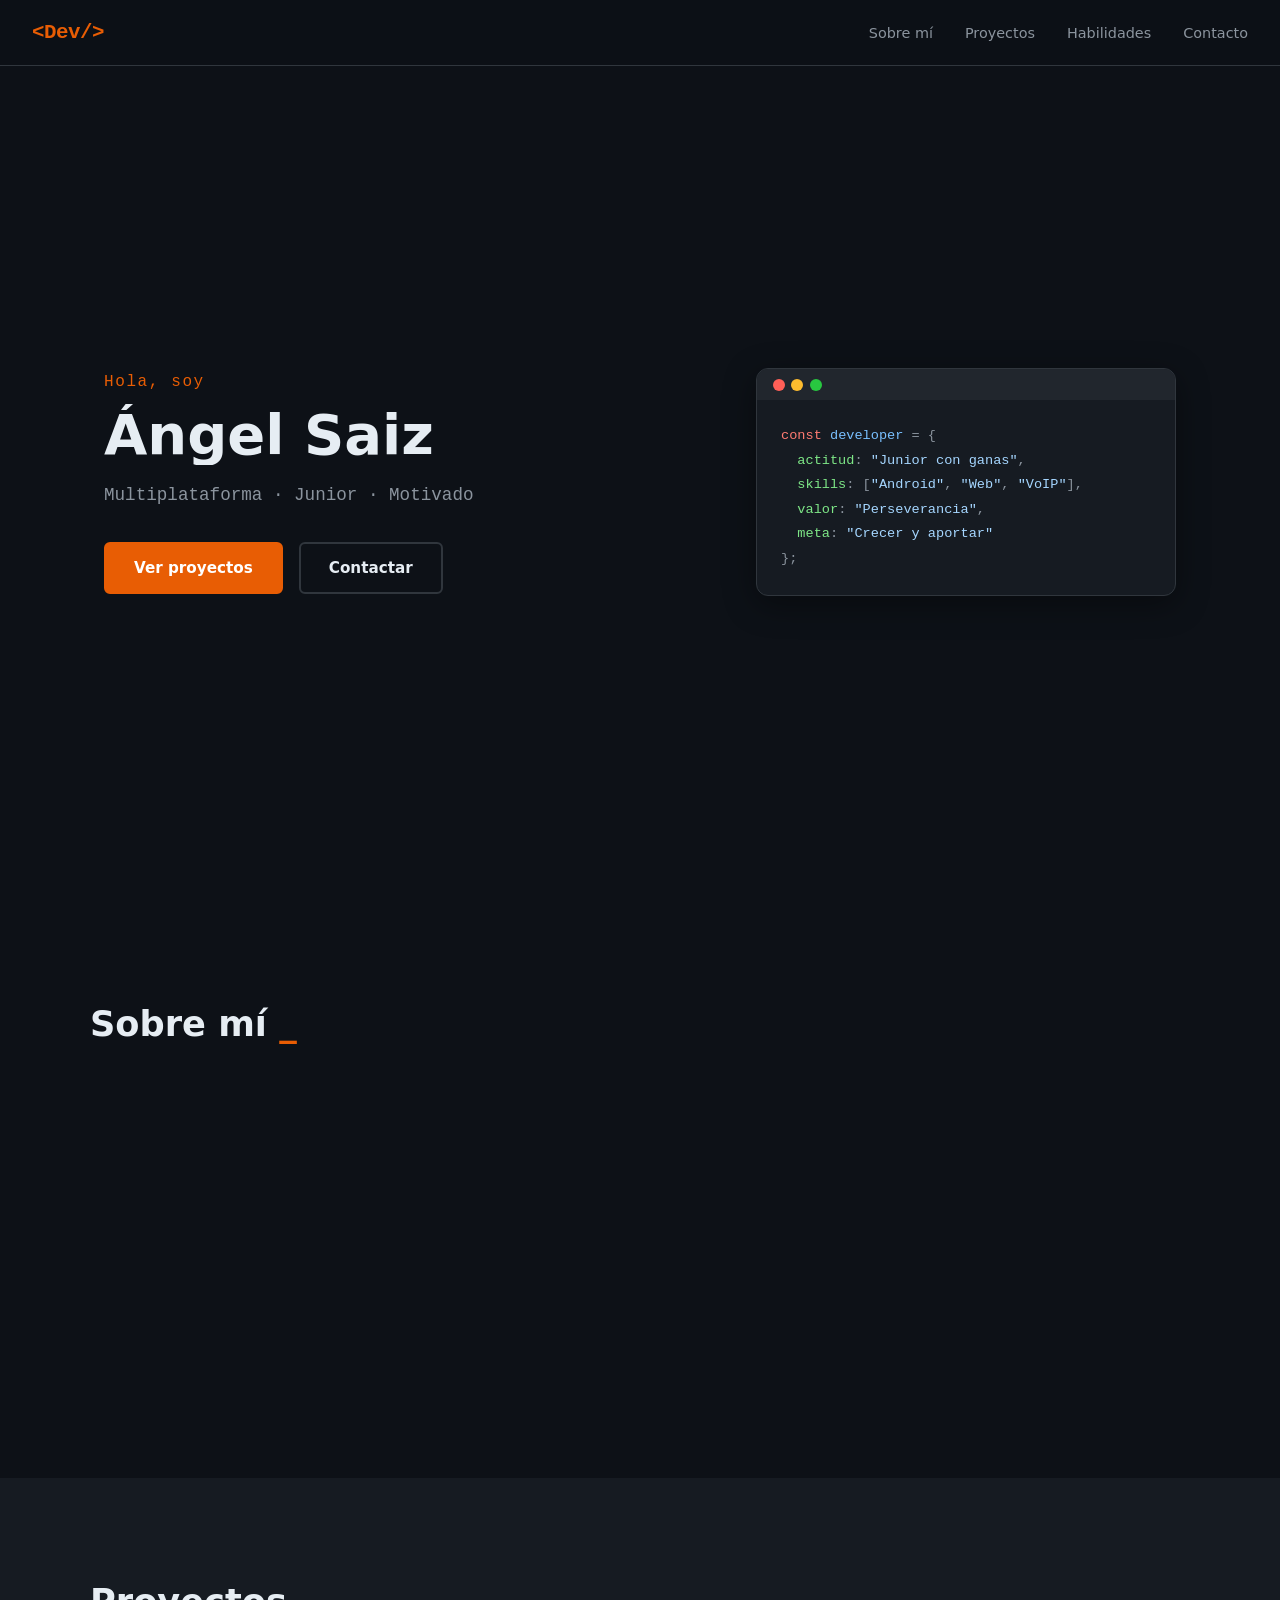
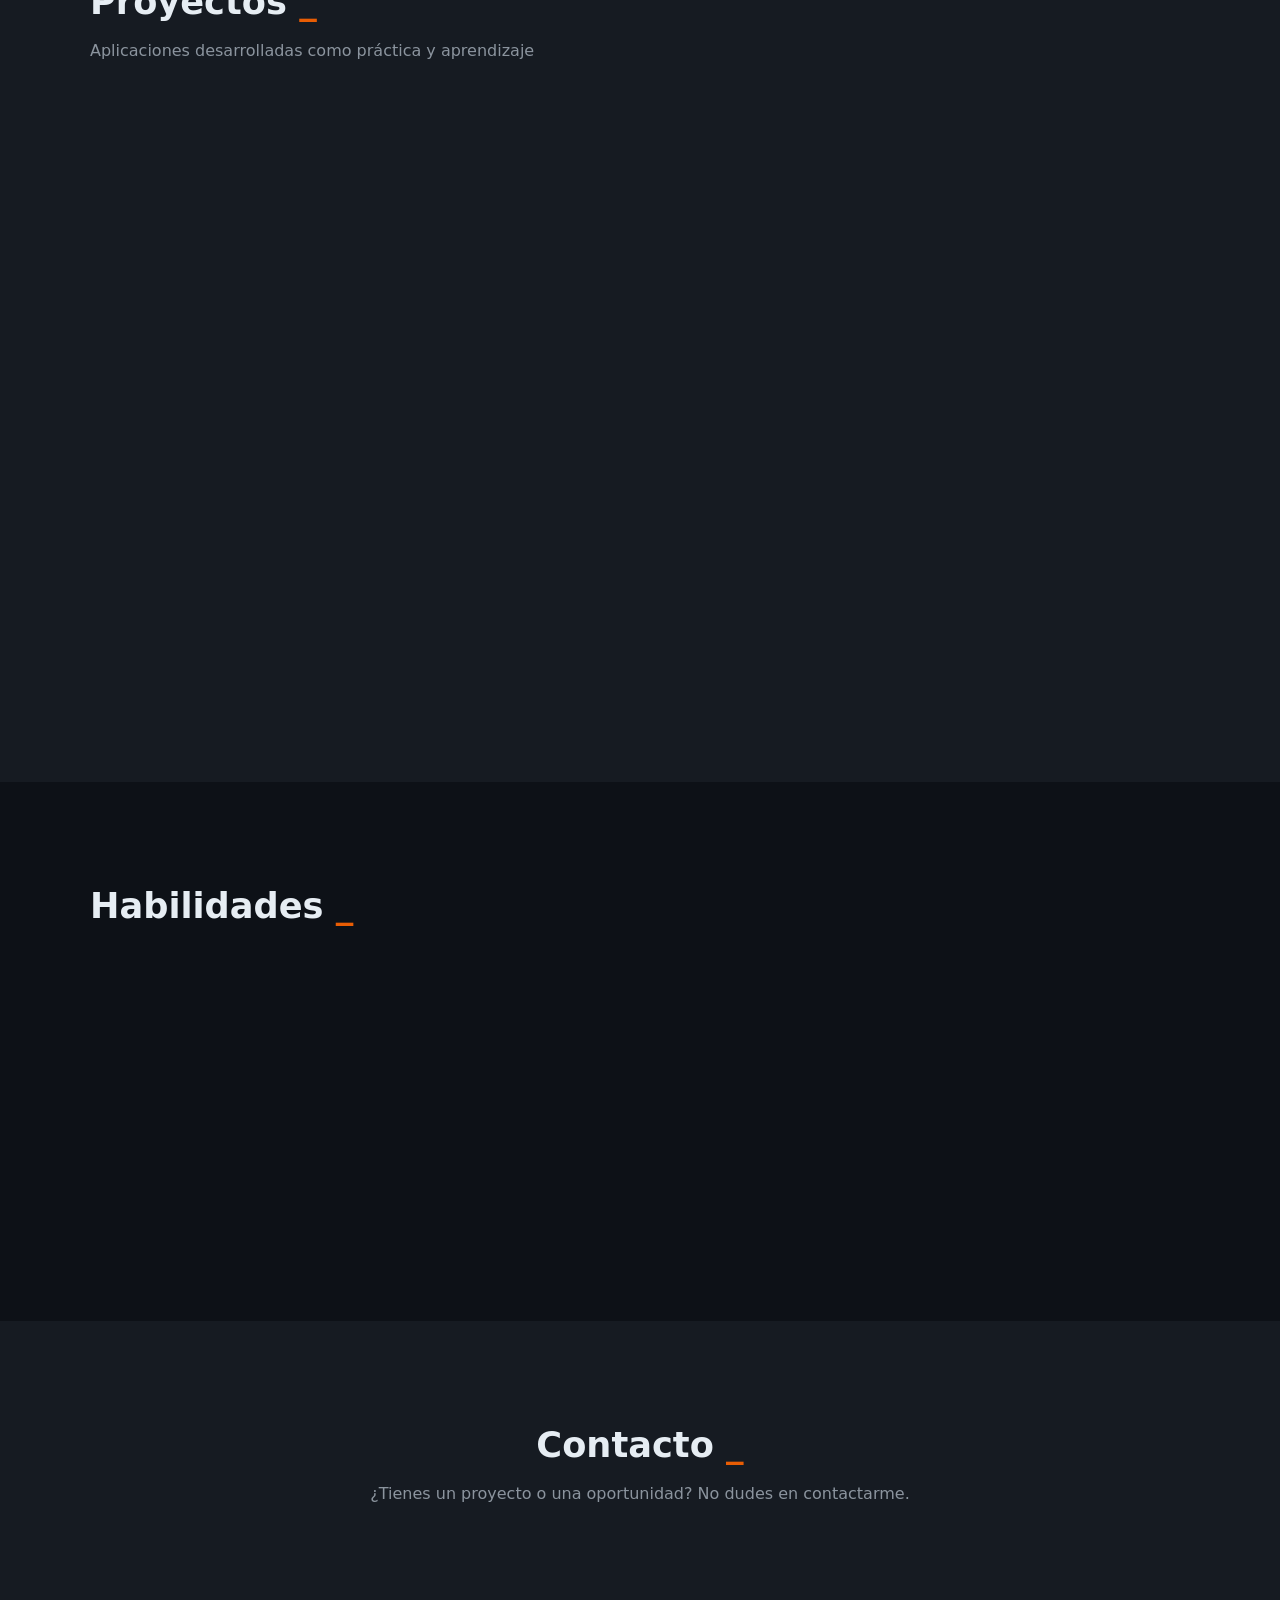
<file: index.html>
<!DOCTYPE html>
<html lang="es">
<head>
  <meta charset="UTF-8" />
  <meta name="viewport" content="width=device-width, initial-scale=1.0" />
  <meta http-equiv="X-UA-Compatible" content="IE=edge" />
  <meta name="description" content="Portfolio de Ángel Saiz — Desarrollador de aplicaciones multiplataforma junior especializado en Android, desarrollo web y VoIP." />
  <meta name="referrer" content="strict-origin-when-cross-origin" />
  <meta property="og:title" content="Portfolio — Ángel Saiz" />
  <meta property="og:description" content="Desarrollador multiplataforma junior. Proyectos de desarrollo web full stack, Android y gestión de centralitas VoIP." />
  <meta property="og:image" content="images/yo.jpg" />
  <meta property="og:type" content="website" />
  <meta http-equiv="Content-Security-Policy" content="default-src 'self'; script-src 'self'; style-src 'self'; img-src 'self' data:; font-src 'self'; base-uri 'self'; object-src 'none'; upgrade-insecure-requests;" />
  <link rel="icon" type="image/svg+xml" href="favicon.svg" />
  <title>Portfolio — Ángel Saiz</title>
  <link rel="stylesheet" href="style.css" />
  <link rel="stylesheet" href="project.css" />
</head>
<body>

  <!-- NAV -->
  <nav class="navbar">
    <div class="nav-logo">&#60;Dev/&#62;</div>
    <ul class="nav-links">
      <li><a href="#sobre-mi">Sobre mí</a></li>
      <li><a href="#proyectos">Proyectos</a></li>
      <li><a href="#habilidades">Habilidades</a></li>
      <li><a href="#contacto">Contacto</a></li>
    </ul>
    <button class="nav-toggle" id="nav-toggle" aria-label="Menú">&#9776;</button>
  </nav>

  <!-- HERO -->
  <section class="hero" id="inicio">
    <div class="hero-content">
      <span class="hero-greeting">Hola, soy</span>
      <h1 class="hero-name">Ángel Saiz</h1>
      <p class="hero-tag">Multiplataforma · Junior · Motivado</p>
      <div class="hero-cta">
        <a href="#proyectos" class="btn btn-primary">Ver proyectos</a>
        <a href="#contacto" class="btn btn-outline">Contactar</a>
      </div>
    </div>
    <div class="hero-visual">
      <div class="code-card">
        <div class="code-bar">
          <span class="dot red"></span>
          <span class="dot yellow"></span>
          <span class="dot green"></span>
        </div>
        <pre class="code-body"><span class="c-keyword">const</span> <span class="c-var">developer</span> = {
  <span class="c-key">actitud</span>: <span class="c-str">"Junior con ganas"</span>,
  <span class="c-key">skills</span>: [<span class="c-str">"Android"</span>, <span class="c-str">"Web"</span>, <span class="c-str">"VoIP"</span>],
  <span class="c-key">valor</span>: <span class="c-str">"Perseverancia"</span>,
  <span class="c-key">meta</span>: <span class="c-str">"Crecer y aportar"</span>
};</pre>
      </div>
    </div>
  </section>

  <!-- SOBRE MÍ -->
  <section class="section" id="sobre-mi">
    <div class="container">
      <h2 class="section-title">Sobre mí <span class="accent">_</span></h2>
      <div class="about-grid">
        <div class="about-avatar">
          <img src="images/yo.jpg" alt="Ángel Saiz" class="avatar-img" />
        </div>
        <div class="about-text">
          <p>
            Soy un <strong>desarrollador de aplicaciones multiplataforma junior</strong> con gran motivación y
            capacidad de aprendizaje. Aunque cuento con poca experiencia, destaco por mi
            perseverancia, compromiso y facilidad para trabajar en equipo.
          </p>
          <p>
            He participado en proyectos de <strong>desarrollo Android</strong> y <strong>creación de páginas web</strong>,
            además de contar con conocimientos en <strong>gestión de centralitas virtuales</strong>,
            <strong>configuración de teléfonos VoIP</strong> y <strong>mantenimiento de equipos informáticos</strong>.
          </p>
          <p>
            Busco seguir creciendo profesionalmente, aportar soluciones tecnológicas eficientes
            y enfrentar nuevos desafíos que impulsen mi desarrollo.
          </p>
          <div class="about-badges">
            <span class="badge">
              <svg width="14" height="14" viewBox="0 0 24 24" fill="none" stroke="currentColor" stroke-width="2" stroke-linecap="round" stroke-linejoin="round" aria-hidden="true"><rect x="5" y="2" width="14" height="20" rx="2"/><line x1="12" y1="18" x2="12.01" y2="18"/></svg>
              Android
            </span>
            <span class="badge">
              <svg width="14" height="14" viewBox="0 0 24 24" fill="none" stroke="currentColor" stroke-width="2" stroke-linecap="round" stroke-linejoin="round" aria-hidden="true"><circle cx="12" cy="12" r="10"/><line x1="2" y1="12" x2="22" y2="12"/><path d="M12 2a15.3 15.3 0 0 1 4 10 15.3 15.3 0 0 1-4 10 15.3 15.3 0 0 1-4-10 15.3 15.3 0 0 1 4-10z"/></svg>
              Desarrollo Web
            </span>
            <span class="badge">
              <svg width="14" height="14" viewBox="0 0 24 24" fill="none" stroke="currentColor" stroke-width="2" stroke-linecap="round" stroke-linejoin="round" aria-hidden="true"><path d="M22 16.92v3a2 2 0 0 1-2.18 2 19.79 19.79 0 0 1-8.63-3.07A19.5 19.5 0 0 1 4.36 12a19.79 19.79 0 0 1-3.07-8.67A2 2 0 0 1 3.11 2h3a2 2 0 0 1 2 1.72c.127.96.361 1.903.7 2.81a2 2 0 0 1-.45 2.11L7.09 9.91a16 16 0 0 0 6 6l1.27-1.27a2 2 0 0 1 2.11-.45c.907.339 1.85.573 2.81.7A2 2 0 0 1 21 16.92z"/></svg>
              VoIP
            </span>
          </div>
        </div>
      </div>
    </div>
  </section>

  <!-- PROYECTOS -->
  <section class="section section-dark" id="proyectos">
    <div class="container">
      <h2 class="section-title">Proyectos <span class="accent">_</span></h2>
      <p class="section-sub">Aplicaciones desarrolladas como práctica y aprendizaje</p>

      <div class="projects-grid">

        <!-- FITFLOW -->
        <a class="project-card" href="fitflow.html">
          <div class="project-img-wrap">
            <img
              src="images/fitflow.png"
              alt="Captura de FitFlow"
              class="project-img"
              data-fallback="true"
              loading="lazy"
              decoding="async"
            />
            <div class="project-img-placeholder img-placeholder-hidden">
              <span>💪</span>
              <small>Añade una captura en<br>images/fitflow.png</small>
            </div>
          </div>
          <div class="project-body">
            <div class="project-header">
              <h3 class="project-title">FitFlow</h3>
              <span class="project-tag">App Web</span>
            </div>
            <p class="project-desc">
              Aplicación web de gestión de rutinas de fitness. Permite crear y organizar
              rutinas de entrenamiento, registrar el historial de pesos por ejercicio y
              visualizar el progreso mediante gráficos.
            </p>
            <div class="project-stack">
              <span class="stack-chip">Node.js</span>
              <span class="stack-chip">Express</span>
              <span class="stack-chip">MongoDB</span>
              <span class="stack-chip">Vanilla JS</span>
              <span class="stack-chip">Chart.js</span>
            </div>
            <div class="project-features">
              <ul>
                <li><svg width="14" height="14" viewBox="0 0 24 24" fill="none" stroke="currentColor" stroke-width="2.5" stroke-linecap="round" stroke-linejoin="round" aria-hidden="true"><polyline points="20 6 9 17 4 12"/></svg> Autenticación JWT</li>
                <li><svg width="14" height="14" viewBox="0 0 24 24" fill="none" stroke="currentColor" stroke-width="2.5" stroke-linecap="round" stroke-linejoin="round" aria-hidden="true"><polyline points="20 6 9 17 4 12"/></svg> CRUD de rutinas y ejercicios</li>
                <li><svg width="14" height="14" viewBox="0 0 24 24" fill="none" stroke="currentColor" stroke-width="2.5" stroke-linecap="round" stroke-linejoin="round" aria-hidden="true"><polyline points="20 6 9 17 4 12"/></svg> Calendario semanal de entrenamientos</li>
                <li><svg width="14" height="14" viewBox="0 0 24 24" fill="none" stroke="currentColor" stroke-width="2.5" stroke-linecap="round" stroke-linejoin="round" aria-hidden="true"><polyline points="20 6 9 17 4 12"/></svg> Historial y gráficos de progreso</li>
              </ul>
            </div>
          </div>
        </a>

        <!-- SUDOKU -->
        <a class="project-card" href="sudoku.html">
          <div class="project-img-wrap">
            <img
              src="images/sudoku.png"
              alt="Captura de Sudoku"
              class="project-img"
              data-fallback="true"
              loading="lazy"
              decoding="async"
            />
            <div class="project-img-placeholder img-placeholder-hidden">
              <span>🧩</span>
              <small>Añade una captura en<br>images/sudoku.png</small>
            </div>
          </div>
          <div class="project-body">
            <div class="project-header">
              <h3 class="project-title">Sudoku</h3>
              <span class="project-tag">App Web</span>
            </div>
            <p class="project-desc">
              Aplicación web de Sudoku con generación automática de puzzles mediante
              backtracking, tres niveles de dificultad, temporizador con récord y
              modo apunte que calcula los candidatos de cada celda en tiempo real.
            </p>
            <div class="project-stack">
              <span class="stack-chip">Python</span>
              <span class="stack-chip">Flask</span>
              <span class="stack-chip">HTML / CSS</span>
              <span class="stack-chip">Vanilla JS</span>
            </div>
            <div class="project-features">
              <ul>
                <li><svg width="14" height="14" viewBox="0 0 24 24" fill="none" stroke="currentColor" stroke-width="2.5" stroke-linecap="round" stroke-linejoin="round" aria-hidden="true"><polyline points="20 6 9 17 4 12"/></svg> Generación con algoritmo backtracking</li>
                <li><svg width="14" height="14" viewBox="0 0 24 24" fill="none" stroke="currentColor" stroke-width="2.5" stroke-linecap="round" stroke-linejoin="round" aria-hidden="true"><polyline points="20 6 9 17 4 12"/></svg> Temporizador y récord personal</li>
                <li><svg width="14" height="14" viewBox="0 0 24 24" fill="none" stroke="currentColor" stroke-width="2.5" stroke-linecap="round" stroke-linejoin="round" aria-hidden="true"><polyline points="20 6 9 17 4 12"/></svg> Modo apunte con candidatos automáticos</li>
                <li><svg width="14" height="14" viewBox="0 0 24 24" fill="none" stroke="currentColor" stroke-width="2.5" stroke-linecap="round" stroke-linejoin="round" aria-hidden="true"><polyline points="20 6 9 17 4 12"/></svg> Temas: modo oscuro y 5 paletas de color</li>
              </ul>
            </div>
          </div>
        </a>

      </div>
    </div>
  </section>

  <!-- HABILIDADES -->
  <section class="section" id="habilidades">
    <div class="container">
      <h2 class="section-title">Habilidades <span class="accent">_</span></h2>
      <div class="skills-grid">

        <div class="skill-group">
          <h4 class="skill-group-title">
            <svg width="18" height="18" viewBox="0 0 24 24" fill="none" stroke="currentColor" stroke-width="2" stroke-linecap="round" stroke-linejoin="round" aria-hidden="true"><rect x="2" y="3" width="20" height="14" rx="2"/><line x1="8" y1="21" x2="16" y2="21"/><line x1="12" y1="17" x2="12" y2="21"/></svg>
            Desarrollo Web
          </h4>
          <div class="skill-pills">
            <span class="pill">HTML / CSS</span>
            <span class="pill">JavaScript</span>
            <span class="pill">Python</span>
            <span class="pill">Flask</span>
            <span class="pill">Node.js</span>
            <span class="pill">Express</span>
            <span class="pill">Next.js</span>
            <span class="pill">TypeScript</span>
            <span class="pill">MongoDB</span>
          </div>
        </div>

        <div class="skill-group">
          <h4 class="skill-group-title">
            <svg width="18" height="18" viewBox="0 0 24 24" fill="none" stroke="currentColor" stroke-width="2" stroke-linecap="round" stroke-linejoin="round" aria-hidden="true"><rect x="5" y="2" width="14" height="20" rx="2"/><line x1="12" y1="18" x2="12.01" y2="18"/></svg>
            Desarrollo Móvil
          </h4>
          <div class="skill-pills">
            <span class="pill">Android Studio</span>
            <span class="pill">Java / Kotlin</span>
          </div>
        </div>

        <div class="skill-group">
          <h4 class="skill-group-title">
            <svg width="18" height="18" viewBox="0 0 24 24" fill="none" stroke="currentColor" stroke-width="2" stroke-linecap="round" stroke-linejoin="round" aria-hidden="true"><path d="M22 16.92v3a2 2 0 0 1-2.18 2 19.79 19.79 0 0 1-8.63-3.07A19.5 19.5 0 0 1 4.36 12a19.79 19.79 0 0 1-3.07-8.67A2 2 0 0 1 3.11 2h3a2 2 0 0 1 2 1.72c.127.96.361 1.903.7 2.81a2 2 0 0 1-.45 2.11L7.09 9.91a16 16 0 0 0 6 6l1.27-1.27a2 2 0 0 1 2.11-.45c.907.339 1.85.573 2.81.7A2 2 0 0 1 21 16.92z"/></svg>
            Telecomunicaciones
          </h4>
          <div class="skill-pills">
            <span class="pill">Centralitas VoIP</span>
            <span class="pill">Configuración IP</span>
            <span class="pill">Soporte técnico</span>
          </div>
        </div>

        <div class="skill-group">
          <h4 class="skill-group-title">
            <svg width="18" height="18" viewBox="0 0 24 24" fill="none" stroke="currentColor" stroke-width="2" stroke-linecap="round" stroke-linejoin="round" aria-hidden="true"><path d="M14.7 6.3a1 1 0 0 0 0 1.4l1.6 1.6a1 1 0 0 0 1.4 0l3.77-3.77a6 6 0 0 1-7.94 7.94l-6.91 6.91a2.12 2.12 0 0 1-3-3l6.91-6.91a6 6 0 0 1 7.94-7.94l-3.76 3.76z"/></svg>
            Herramientas
          </h4>
          <div class="skill-pills">
            <span class="pill">Git / GitHub</span>
            <span class="pill">VS Code</span>
            <span class="pill">Linux</span>
            <span class="pill">Windows</span>
          </div>
        </div>

      </div>
    </div>
  </section>

  <!-- CONTACTO -->
  <section class="section section-dark" id="contacto">
    <div class="container contact-container">
      <h2 class="section-title">Contacto <span class="accent">_</span></h2>
      <p class="section-sub">¿Tienes un proyecto o una oportunidad? No dudes en contactarme.</p>
      <div class="contact-links">
        <a href="mailto:angelsaiz227@gmail.com" class="contact-btn">
          <span class="contact-icon">✉️</span> angelsaiz227@gmail.com
        </a>
        <a href="https://github.com/angelsg22" target="_blank" rel="noopener noreferrer" class="contact-btn">
          <span class="contact-icon">
            <svg width="20" height="20" viewBox="0 0 24 24" fill="currentColor"><path d="M12 0C5.37 0 0 5.37 0 12c0 5.3 3.438 9.8 8.205 11.385.6.113.82-.258.82-.577 0-.285-.01-1.04-.015-2.04-3.338.724-4.042-1.61-4.042-1.61C4.422 18.07 3.633 17.7 3.633 17.7c-1.087-.744.084-.729.084-.729 1.205.084 1.838 1.236 1.838 1.236 1.07 1.835 2.809 1.305 3.495.998.108-.776.417-1.305.76-1.605-2.665-.3-5.466-1.332-5.466-5.93 0-1.31.465-2.38 1.235-3.22-.135-.303-.54-1.523.105-3.176 0 0 1.005-.322 3.3 1.23.96-.267 1.98-.399 3-.405 1.02.006 2.04.138 3 .405 2.28-1.552 3.285-1.23 3.285-1.23.645 1.653.24 2.873.12 3.176.765.84 1.23 1.91 1.23 3.22 0 4.61-2.805 5.625-5.475 5.92.42.36.81 1.096.81 2.22 0 1.606-.015 2.896-.015 3.286 0 .315.21.69.825.57C20.565 21.795 24 17.295 24 12c0-6.63-5.37-12-12-12"/></svg>
          </span> GitHub
        </a>
        <a href="https://linkedin.com/in/angelsaizguallarte" target="_blank" rel="noopener noreferrer" class="contact-btn">
          <span class="contact-icon">
            <svg width="20" height="20" viewBox="0 0 24 24" fill="currentColor"><path d="M20.447 20.452h-3.554v-5.569c0-1.328-.027-3.037-1.852-3.037-1.853 0-2.136 1.445-2.136 2.939v5.667H9.351V9h3.414v1.561h.046c.477-.9 1.637-1.85 3.37-1.85 3.601 0 4.267 2.37 4.267 5.455v6.286zM5.337 7.433a2.062 2.062 0 0 1-2.063-2.065 2.064 2.064 0 1 1 2.063 2.065zm1.782 13.019H3.555V9h3.564v11.452zM22.225 0H1.771C.792 0 0 .774 0 1.729v20.542C0 23.227.792 24 1.771 24h20.451C23.2 24 24 23.227 24 22.271V1.729C24 .774 23.2 0 22.222 0h.003z"/></svg>
          </span> LinkedIn
        </a>
      </div>
    </div>
  </section>


  <footer class="footer">
  </footer>

  <script src="script.js"></script>
</body>
</html>
</file>
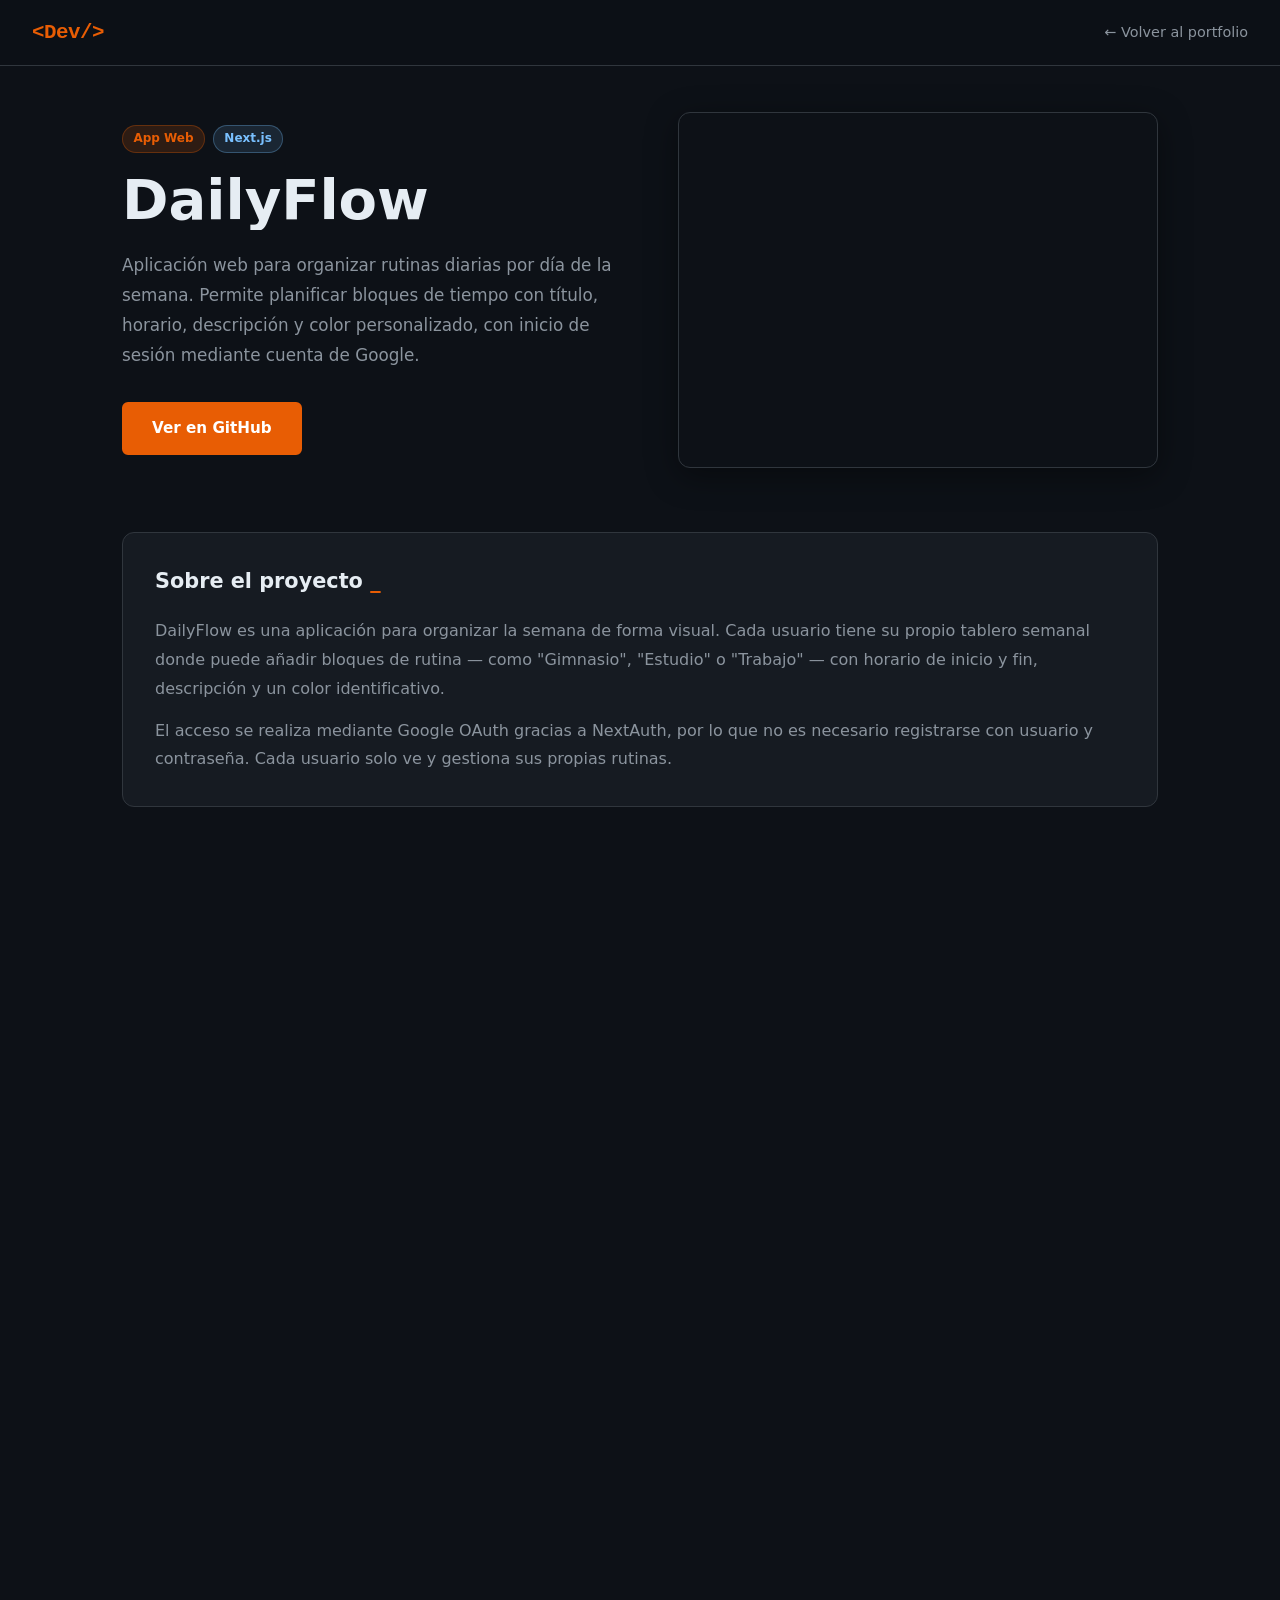
<file: dailyflow.html>
<!DOCTYPE html>
<html lang="es">
<head>
  <meta charset="UTF-8" />
  <meta name="viewport" content="width=device-width, initial-scale=1.0" />
  <meta http-equiv="X-UA-Compatible" content="IE=edge" />
  <meta name="description" content="DailyFlow — Aplicación web para organizar rutinas diarias por día de la semana con login Google, bloques personalizables y diseño responsive." />
  <meta name="referrer" content="strict-origin-when-cross-origin" />
  <meta http-equiv="Content-Security-Policy" content="default-src 'self'; script-src 'self'; style-src 'self'; img-src 'self' data:; font-src 'self'; base-uri 'self'; object-src 'none'; upgrade-insecure-requests;" />
  <link rel="icon" type="image/svg+xml" href="favicon.svg" />
  <title>DailyFlow — Ángel Saiz</title>
  <link rel="stylesheet" href="style.css" />
  <link rel="stylesheet" href="project.css" />
</head>
<body>

  <nav class="navbar">
    <div class="nav-logo">&#60;Dev/&#62;</div>
    <a href="index.html" class="back-btn">← Volver al portfolio</a>
  </nav>

  <main class="project-detail">

    <section class="project-hero">
      <div class="project-hero-content">
        <div class="project-hero-meta">
          <span class="project-tag">App Web</span>
          <span class="project-tag tag-secondary">Next.js</span>
        </div>
        <h1 class="project-hero-title">DailyFlow</h1>
        <p class="project-hero-desc">
          Aplicación web para organizar rutinas diarias por día de la semana. Permite planificar
          bloques de tiempo con título, horario, descripción y color personalizado, con inicio de
          sesión mediante cuenta de Google.
        </p>
        <div class="project-hero-links">
          <a href="https://github.com/angelsg22" target="_blank" rel="noopener noreferrer" class="btn btn-primary">
            Ver en GitHub
          </a>
        </div>
      </div>
      <div class="project-hero-img">
        <img src="images/dailyflow.png" alt="Captura de DailyFlow" class="detail-screenshot" loading="lazy" decoding="async" />
      </div>
    </section>

    <div class="project-detail-grid">

      <section class="detail-section">
        <h2 class="detail-title">Sobre el proyecto <span class="accent">_</span></h2>
        <p class="detail-text">
          DailyFlow es una aplicación para organizar la semana de forma visual. Cada usuario tiene
          su propio tablero semanal donde puede añadir bloques de rutina — como "Gimnasio", "Estudio"
          o "Trabajo" — con horario de inicio y fin, descripción y un color identificativo.
        </p>
        <p class="detail-text">
          El acceso se realiza mediante Google OAuth gracias a NextAuth, por lo que no es necesario
          registrarse con usuario y contraseña. Cada usuario solo ve y gestiona sus propias rutinas.
        </p>
      </section>

      <section class="detail-section">
        <h2 class="detail-title">Funcionalidades <span class="accent">_</span></h2>
        <ul class="feature-list">
          <li class="feature-item">
            <span class="feature-icon">🔑</span>
            <div>
              <strong>Login con Google OAuth</strong>
              <p>Autenticación segura mediante NextAuth y Google Provider, sin gestión de contraseñas.</p>
            </div>
          </li>
          <li class="feature-item">
            <span class="feature-icon">📆</span>
            <div>
              <strong>Planificación semanal</strong>
              <p>Vista organizada por días de la semana con todos los bloques de cada día.</p>
            </div>
          </li>
          <li class="feature-item">
            <span class="feature-icon">🎨</span>
            <div>
              <strong>Bloques personalizables</strong>
              <p>Crea bloques con título, horario, descripción y color para identificarlos visualmente.</p>
            </div>
          </li>
          <li class="feature-item">
            <span class="feature-icon">📱</span>
            <div>
              <strong>Interfaz responsive</strong>
              <p>Diseño adaptado a móvil, tablet y escritorio con Tailwind CSS.</p>
            </div>
          </li>
          <li class="feature-item">
            <span class="feature-icon">🔒</span>
            <div>
              <strong>Datos privados por usuario</strong>
              <p>Cada cuenta solo accede a sus propias rutinas, protegidas por sesión.</p>
            </div>
          </li>
        </ul>
      </section>

      <section class="detail-section">
        <h2 class="detail-title">Tecnologías <span class="accent">_</span></h2>
        <div class="tech-grid">
          <div class="tech-card">
            <span class="tech-name">Next.js 16</span>
            <span class="tech-role">Framework React</span>
          </div>
          <div class="tech-card">
            <span class="tech-name">TypeScript</span>
            <span class="tech-role">Tipado estático</span>
          </div>
          <div class="tech-card">
            <span class="tech-name">NextAuth</span>
            <span class="tech-role">Autenticación OAuth</span>
          </div>
          <div class="tech-card">
            <span class="tech-name">Tailwind CSS</span>
            <span class="tech-role">Estilos</span>
          </div>
          <div class="tech-card">
            <span class="tech-name">Prisma</span>
            <span class="tech-role">ORM base de datos</span>
          </div>
          <div class="tech-card">
            <span class="tech-name">SQLite</span>
            <span class="tech-role">Base de datos</span>
          </div>
        </div>
      </section>

      <section class="detail-section">
        <h2 class="detail-title">Lo que aprendí <span class="accent">_</span></h2>
        <div class="learnings-grid">
          <div class="learning-item">Next.js App Router</div>
          <div class="learning-item">TypeScript en proyectos reales</div>
          <div class="learning-item">OAuth con NextAuth</div>
          <div class="learning-item">ORM con Prisma</div>
          <div class="learning-item">Tailwind CSS</div>
          <div class="learning-item">API Routes en Next.js</div>
        </div>
      </section>

    </div>
  </main>

  <script src="project.js"></script>
</body>
</html>
</file>
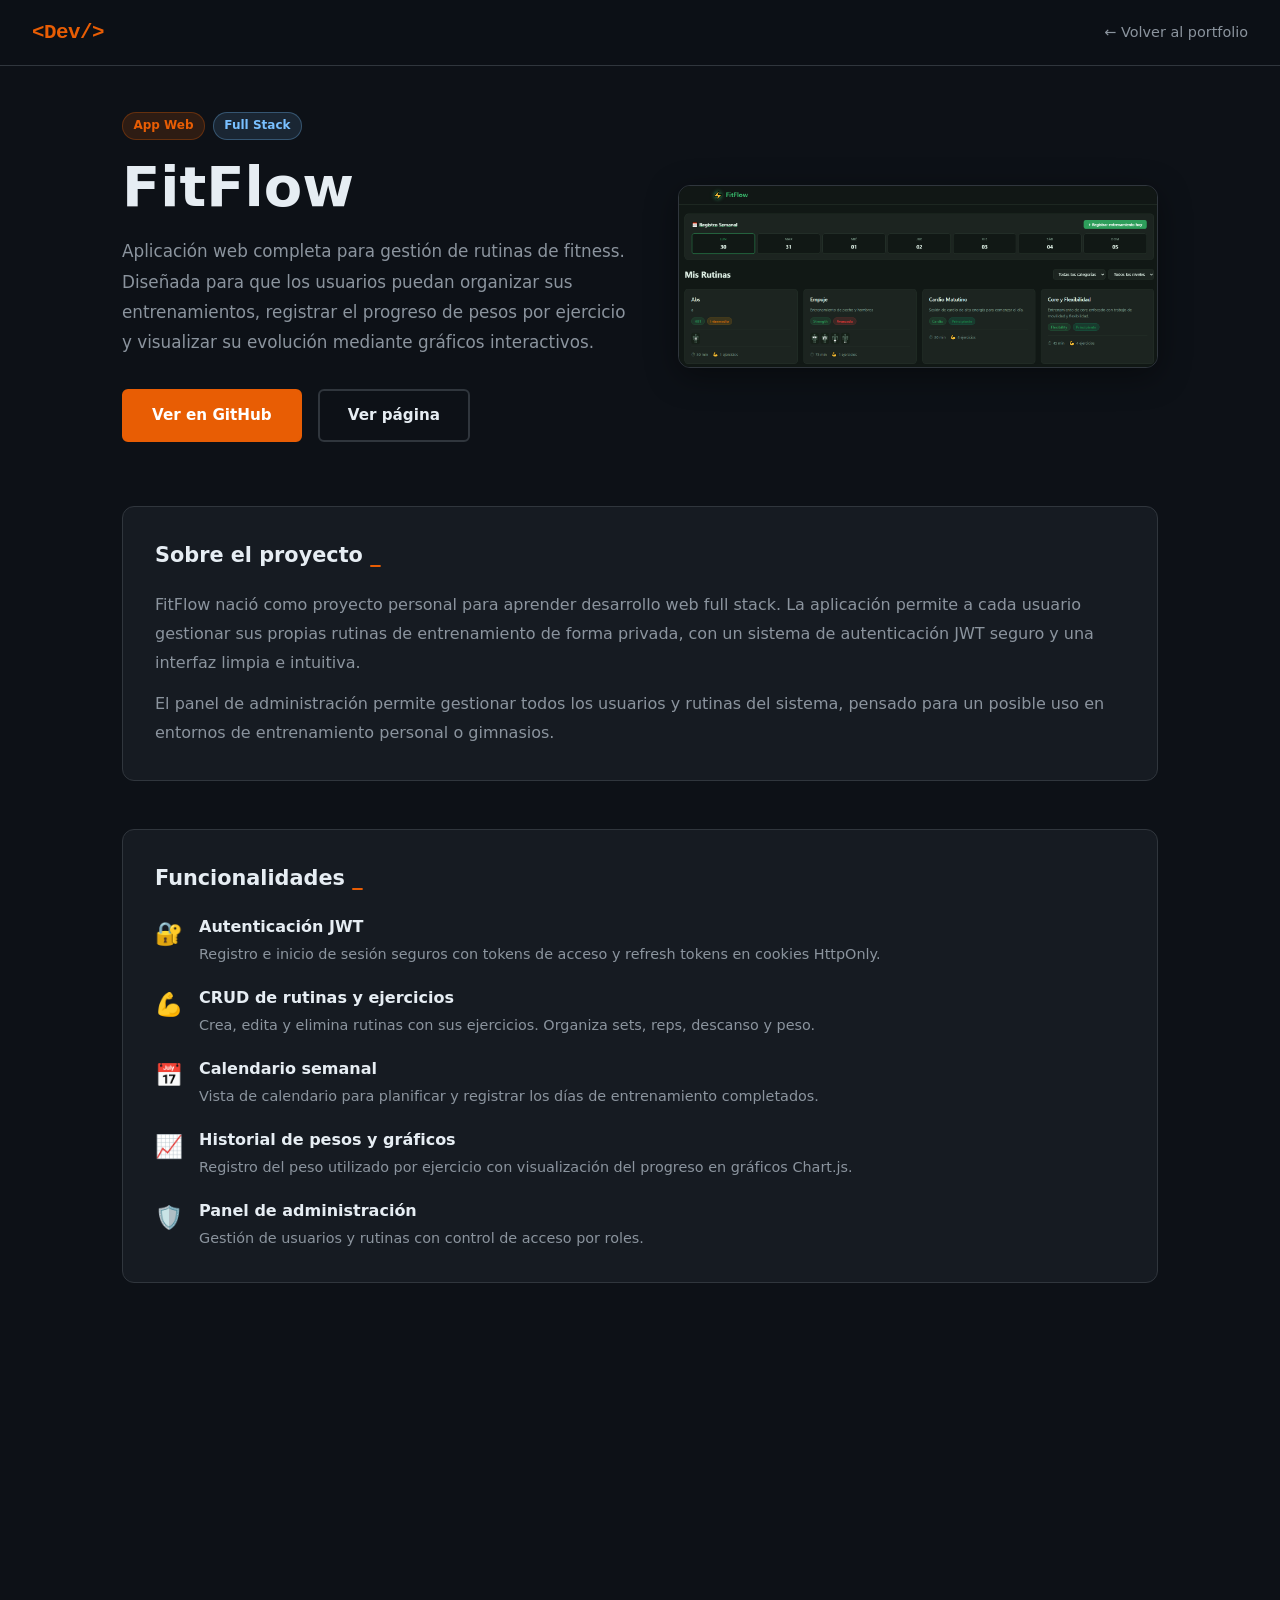
<file: fitflow.html>
<!DOCTYPE html>
<html lang="es">
<head>
  <meta charset="UTF-8" />
  <meta name="viewport" content="width=device-width, initial-scale=1.0" />
  <meta http-equiv="X-UA-Compatible" content="IE=edge" />
  <meta name="description" content="FitFlow — Aplicación web de gestión de rutinas de fitness con autenticación JWT, CRUD de ejercicios, calendario semanal y gráficos de progreso." />
  <meta name="referrer" content="strict-origin-when-cross-origin" />
  <meta http-equiv="Content-Security-Policy" content="default-src 'self'; script-src 'self'; style-src 'self'; img-src 'self' data:; font-src 'self'; base-uri 'self'; object-src 'none'; upgrade-insecure-requests;" />
  <link rel="icon" type="image/svg+xml" href="favicon.svg" />
  <title>FitFlow — Ángel Saiz</title>
  <link rel="stylesheet" href="style.css" />
  <link rel="stylesheet" href="project.css" />
</head>
<body>

  <nav class="navbar">
    <div class="nav-logo">&#60;Dev/&#62;</div>
    <a href="index.html" class="back-btn">← Volver al portfolio</a>
  </nav>

  <main class="project-detail">

    <section class="project-hero">
      <div class="project-hero-content">
        <div class="project-hero-meta">
          <span class="project-tag">App Web</span>
          <span class="project-tag tag-secondary">Full Stack</span>
        </div>
        <h1 class="project-hero-title">FitFlow</h1>
        <p class="project-hero-desc">
          Aplicación web completa para gestión de rutinas de fitness. Diseñada para que los usuarios
          puedan organizar sus entrenamientos, registrar el progreso de pesos por ejercicio y
          visualizar su evolución mediante gráficos interactivos.
        </p>
        <div class="project-hero-links">
          <a href="https://github.com/angelsg22/fitflow" target="_blank" rel="noopener noreferrer" class="btn btn-primary">
            Ver en GitHub
          </a>
          <a href="https://fitflow-uxmx.onrender.com/" target="_blank" rel="noopener noreferrer" class="btn btn-outline">
            Ver página
          </a>
        </div>
      </div>
      <div class="project-hero-img">
        <img src="images/fitflow.png" alt="Captura de FitFlow" class="detail-screenshot" loading="lazy" decoding="async" />
      </div>
    </section>

    <div class="project-detail-grid">

      <section class="detail-section">
        <h2 class="detail-title">Sobre el proyecto <span class="accent">_</span></h2>
        <p class="detail-text">
          FitFlow nació como proyecto personal para aprender desarrollo web full stack. La aplicación
          permite a cada usuario gestionar sus propias rutinas de entrenamiento de forma privada,
          con un sistema de autenticación JWT seguro y una interfaz limpia e intuitiva.
        </p>
        <p class="detail-text">
          El panel de administración permite gestionar todos los usuarios y rutinas del sistema,
          pensado para un posible uso en entornos de entrenamiento personal o gimnasios.
        </p>
      </section>

      <section class="detail-section">
        <h2 class="detail-title">Funcionalidades <span class="accent">_</span></h2>
        <ul class="feature-list">
          <li class="feature-item">
            <span class="feature-icon">🔐</span>
            <div>
              <strong>Autenticación JWT</strong>
              <p>Registro e inicio de sesión seguros con tokens de acceso y refresh tokens en cookies HttpOnly.</p>
            </div>
          </li>
          <li class="feature-item">
            <span class="feature-icon">💪</span>
            <div>
              <strong>CRUD de rutinas y ejercicios</strong>
              <p>Crea, edita y elimina rutinas con sus ejercicios. Organiza sets, reps, descanso y peso.</p>
            </div>
          </li>
          <li class="feature-item">
            <span class="feature-icon">📅</span>
            <div>
              <strong>Calendario semanal</strong>
              <p>Vista de calendario para planificar y registrar los días de entrenamiento completados.</p>
            </div>
          </li>
          <li class="feature-item">
            <span class="feature-icon">📈</span>
            <div>
              <strong>Historial de pesos y gráficos</strong>
              <p>Registro del peso utilizado por ejercicio con visualización del progreso en gráficos Chart.js.</p>
            </div>
          </li>
          <li class="feature-item">
            <span class="feature-icon">🛡️</span>
            <div>
              <strong>Panel de administración</strong>
              <p>Gestión de usuarios y rutinas con control de acceso por roles.</p>
            </div>
          </li>
        </ul>
      </section>

      <section class="detail-section">
        <h2 class="detail-title">Tecnologías <span class="accent">_</span></h2>
        <div class="tech-grid">
          <div class="tech-card">
            <span class="tech-name">Node.js</span>
            <span class="tech-role">Entorno de ejecución</span>
          </div>
          <div class="tech-card">
            <span class="tech-name">Express</span>
            <span class="tech-role">Framework del servidor</span>
          </div>
          <div class="tech-card">
            <span class="tech-name">MongoDB</span>
            <span class="tech-role">Base de datos</span>
          </div>
          <div class="tech-card">
            <span class="tech-name">Mongoose</span>
            <span class="tech-role">ODM para MongoDB</span>
          </div>
          <div class="tech-card">
            <span class="tech-name">JWT</span>
            <span class="tech-role">Autenticación</span>
          </div>
          <div class="tech-card">
            <span class="tech-name">Vanilla JS</span>
            <span class="tech-role">Frontend</span>
          </div>
          <div class="tech-card">
            <span class="tech-name">Chart.js</span>
            <span class="tech-role">Gráficos</span>
          </div>
          <div class="tech-card">
            <span class="tech-name">Helmet</span>
            <span class="tech-role">Seguridad HTTP</span>
          </div>
        </div>
      </section>

      <section class="detail-section">
        <h2 class="detail-title">Lo que aprendí <span class="accent">_</span></h2>
        <div class="learnings-grid">
          <div class="learning-item">Arquitectura REST API</div>
          <div class="learning-item">Autenticación y autorización</div>
          <div class="learning-item">Gestión de sesiones con cookies</div>
          <div class="learning-item">Seguridad web (Helmet, rate limiting)</div>
          <div class="learning-item">Visualización de datos con Chart.js</div>
          <div class="learning-item">Diseño de base de datos NoSQL</div>
        </div>
      </section>

    </div>
  </main>

  <script src="project.js"></script>
</body>
</html>
</file>
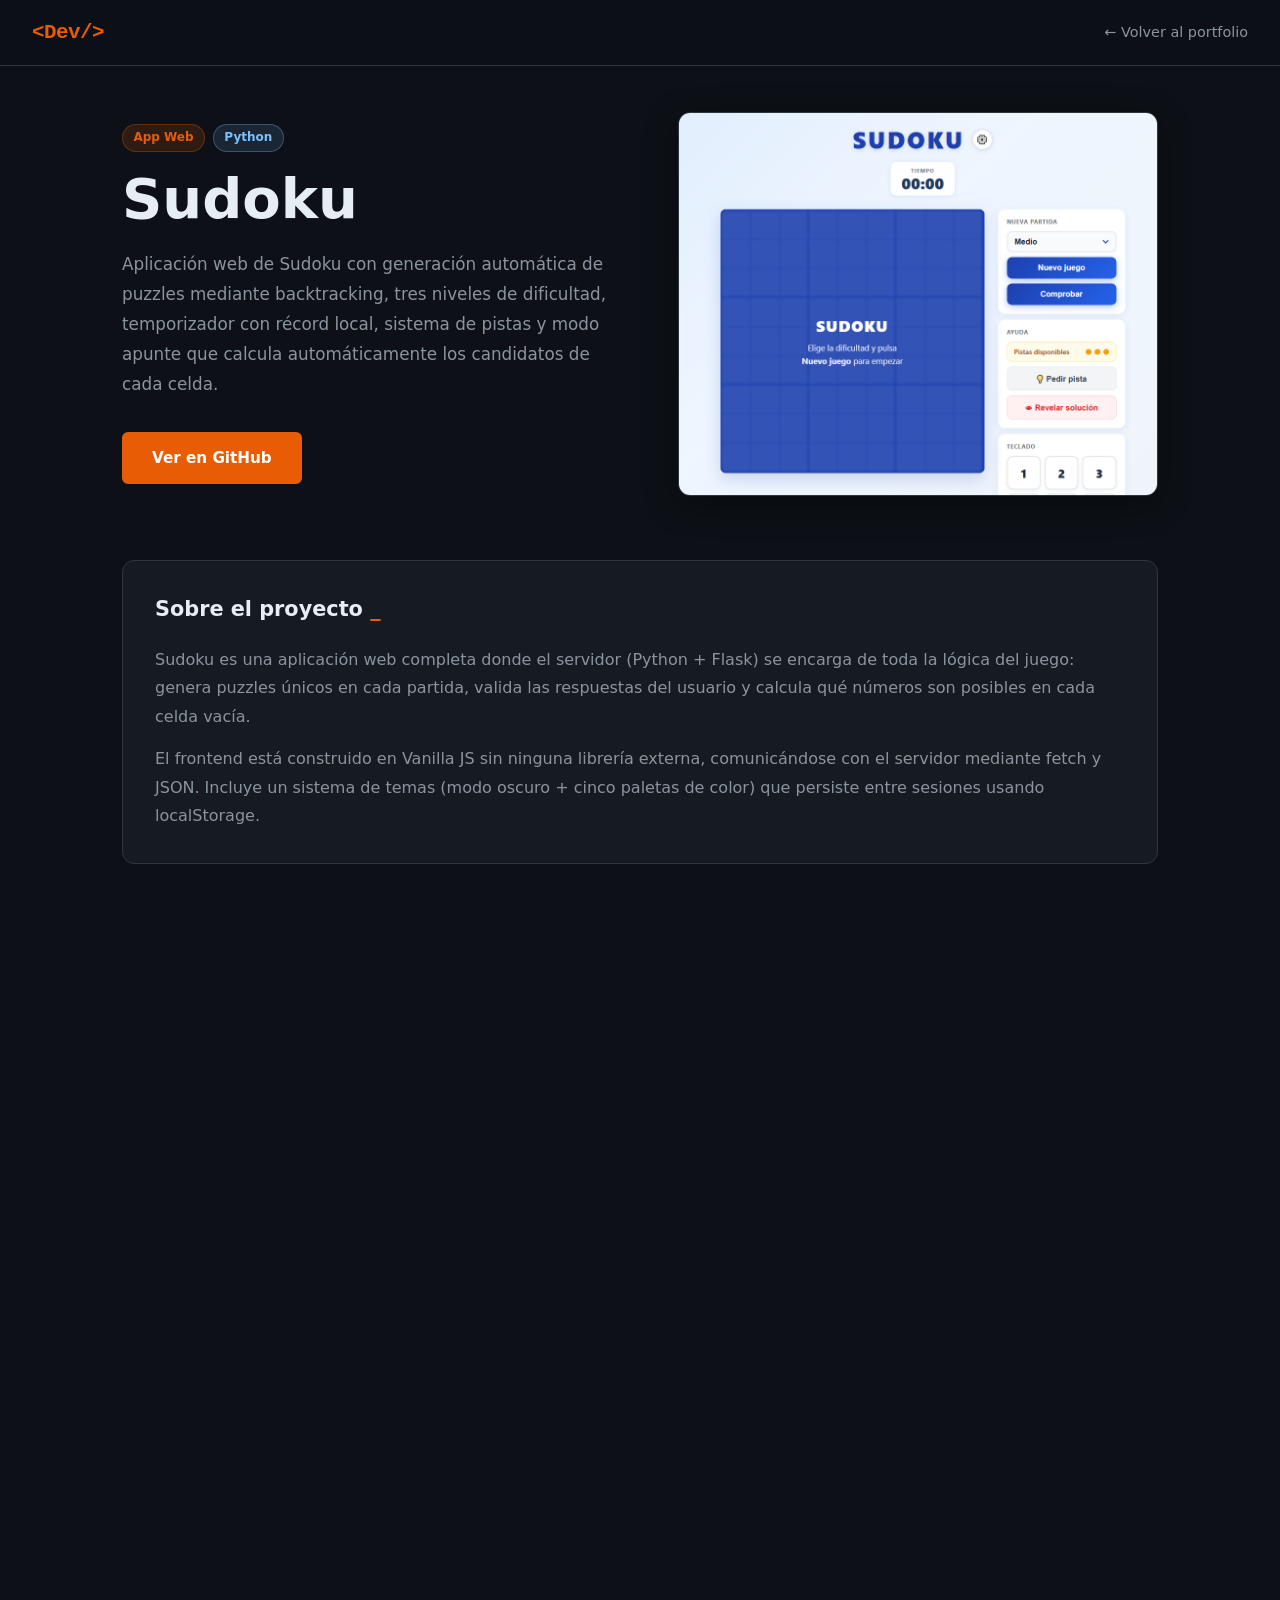
<file: sudoku.html>
<!DOCTYPE html>
<html lang="es">
<head>
  <meta charset="UTF-8" />
  <meta name="viewport" content="width=device-width, initial-scale=1.0" />
  <meta http-equiv="X-UA-Compatible" content="IE=edge" />
  <meta name="description" content="Sudoku — Aplicación web de Sudoku con generación automática de puzzles, sistema de pistas, temporizador y modo apunte. Desarrollada con Python Flask y Vanilla JS." />
  <meta name="referrer" content="strict-origin-when-cross-origin" />
  <meta http-equiv="Content-Security-Policy" content="default-src 'self'; script-src 'self'; style-src 'self'; img-src 'self' data:; font-src 'self'; base-uri 'self'; object-src 'none'; upgrade-insecure-requests;" />
  <link rel="icon" type="image/svg+xml" href="favicon.svg" />
  <title>Sudoku — Ángel Saiz</title>
  <link rel="stylesheet" href="style.css" />
  <link rel="stylesheet" href="project.css" />
</head>
<body>

  <nav class="navbar">
    <div class="nav-logo">&#60;Dev/&#62;</div>
    <a href="index.html" class="back-btn">← Volver al portfolio</a>
  </nav>

  <main class="project-detail">

    <section class="project-hero">
      <div class="project-hero-content">
        <div class="project-hero-meta">
          <span class="project-tag">App Web</span>
          <span class="project-tag tag-secondary">Python</span>
        </div>
        <h1 class="project-hero-title">Sudoku</h1>
        <p class="project-hero-desc">
          Aplicación web de Sudoku con generación automática de puzzles mediante backtracking,
          tres niveles de dificultad, temporizador con récord local, sistema de pistas y
          modo apunte que calcula automáticamente los candidatos de cada celda.
        </p>
        <div class="project-hero-links">
          <a href="https://github.com/angelsg22/sudoku" target="_blank" rel="noopener noreferrer" class="btn btn-primary">
            Ver en GitHub
          </a>
        </div>
      </div>
      <div class="project-hero-img">
        <img src="images/sudoku.png" alt="Captura de Sudoku" class="detail-screenshot" loading="lazy" decoding="async" />
      </div>
    </section>

    <div class="project-detail-grid">

      <section class="detail-section">
        <h2 class="detail-title">Sobre el proyecto <span class="accent">_</span></h2>
        <p class="detail-text">
          Sudoku es una aplicación web completa donde el servidor (Python + Flask) se encarga
          de toda la lógica del juego: genera puzzles únicos en cada partida, valida las
          respuestas del usuario y calcula qué números son posibles en cada celda vacía.
        </p>
        <p class="detail-text">
          El frontend está construido en Vanilla JS sin ninguna librería externa, comunicándose
          con el servidor mediante fetch y JSON. Incluye un sistema de temas (modo oscuro +
          cinco paletas de color) que persiste entre sesiones usando localStorage.
        </p>
      </section>

      <section class="detail-section">
        <h2 class="detail-title">Funcionalidades <span class="accent">_</span></h2>
        <ul class="feature-list">
          <li class="feature-item">
            <span class="feature-icon">🧩</span>
            <div>
              <strong>Generación automática de puzzles</strong>
              <p>Cada partida genera un tablero único e irrepetible mediante el algoritmo de backtracking con orden aleatorio.</p>
            </div>
          </li>
          <li class="feature-item">
            <span class="feature-icon">⚡</span>
            <div>
              <strong>Tres niveles de dificultad</strong>
              <p>Fácil, medio y difícil, controlando el número de celdas eliminadas del tablero completo.</p>
            </div>
          </li>
          <li class="feature-item">
            <span class="feature-icon">⏱️</span>
            <div>
              <strong>Temporizador y récord personal</strong>
              <p>Cronómetro en tiempo real con registro del mejor tiempo por dificultad guardado en localStorage.</p>
            </div>
          </li>
          <li class="feature-item">
            <span class="feature-icon">💡</span>
            <div>
              <strong>Sistema de pistas</strong>
              <p>Hasta 3 pistas por partida que revelan una celda incorrecta o vacía de forma aleatoria.</p>
            </div>
          </li>
          <li class="feature-item">
            <span class="feature-icon">✏️</span>
            <div>
              <strong>Modo apunte</strong>
              <p>Muestra automáticamente los números candidatos en cada celda vacía y los actualiza al introducir un número definitivo.</p>
            </div>
          </li>
          <li class="feature-item">
            <span class="feature-icon">🎨</span>
            <div>
              <strong>Temas y paletas de color</strong>
              <p>Modo oscuro y cinco paletas de color (azul, verde, púrpura, rosa, naranja) que se guardan entre sesiones.</p>
            </div>
          </li>
        </ul>
      </section>

      <section class="detail-section">
        <h2 class="detail-title">Tecnologías <span class="accent">_</span></h2>
        <div class="tech-grid">
          <div class="tech-card">
            <span class="tech-name">Python</span>
            <span class="tech-role">Lógica del juego</span>
          </div>
          <div class="tech-card">
            <span class="tech-name">Flask</span>
            <span class="tech-role">Servidor web y API REST</span>
          </div>
          <div class="tech-card">
            <span class="tech-name">HTML / CSS</span>
            <span class="tech-role">Estructura y estilos</span>
          </div>
          <div class="tech-card">
            <span class="tech-name">JavaScript</span>
            <span class="tech-role">Lógica del navegador</span>
          </div>
          <div class="tech-card">
            <span class="tech-name">CSS Variables</span>
            <span class="tech-role">Sistema de temas</span>
          </div>
          <div class="tech-card">
            <span class="tech-name">Fetch API</span>
            <span class="tech-role">Comunicación cliente-servidor</span>
          </div>
        </div>
      </section>

      <section class="detail-section">
        <h2 class="detail-title">Lo que aprendí <span class="accent">_</span></h2>
        <div class="learnings-grid">
          <div class="learning-item">Algoritmo de backtracking</div>
          <div class="learning-item">API REST con Flask</div>
          <div class="learning-item">Sesiones en Flask</div>
          <div class="learning-item">CSS Grid avanzado</div>
          <div class="learning-item">Sistema de temas con CSS Variables</div>
          <div class="learning-item">localStorage para persistencia</div>
          <div class="learning-item">Fetch API y JSON</div>
          <div class="learning-item">Gestión de estado en Vanilla JS</div>
        </div>
      </section>

    </div>
  </main>

  <script src="project.js"></script>
</body>
</html>
</file>
<file: style.css>
/* ===== VARIABLES ===== */
:root {
  --bg: #0d1117;
  --bg2: #161b22;
  --surface: #21262d;
  --border: #30363d;
  --accent: #e85d04;
  --accent2: #f48c06;
  --text: #e6edf3;
  --text-muted: #8b949e;
  --radius: 12px;
  --radius-sm: 6px;
  --transition: 0.25s ease;
  --shadow: 0 8px 32px rgba(0, 0, 0, 0.4);
}

/* ===== RESET & BASE ===== */
*, *::before, *::after { box-sizing: border-box; margin: 0; padding: 0; }

html { scroll-behavior: smooth; }

body {
  font-family: 'Segoe UI', system-ui, -apple-system, sans-serif;
  background: var(--bg);
  color: var(--text);
  line-height: 1.6;
  overflow-x: hidden;
}

a { color: inherit; text-decoration: none; }

/* ===== NAVBAR ===== */
.navbar {
  position: fixed;
  top: 0; left: 0; right: 0;
  z-index: 100;
  display: flex;
  align-items: center;
  justify-content: space-between;
  padding: 1rem 2rem;
  background: rgba(13, 17, 23, 0.85);
  backdrop-filter: blur(12px);
  border-bottom: 1px solid var(--border);
}

.nav-logo {
  font-size: 1.3rem;
  font-weight: 700;
  color: var(--accent);
  font-family: monospace;
  letter-spacing: -0.5px;
}

.nav-links {
  display: flex;
  gap: 2rem;
  list-style: none;
}

.nav-links a {
  color: var(--text-muted);
  font-size: 0.9rem;
  font-weight: 500;
  transition: color var(--transition);
}
.nav-links a:hover { color: var(--accent); }

.nav-toggle {
  display: none;
  background: none;
  border: none;
  color: var(--text);
  font-size: 1.5rem;
  cursor: pointer;
}

/* ===== HERO ===== */
.hero {
  min-height: 100vh;
  display: flex;
  align-items: center;
  justify-content: space-between;
  gap: 3rem;
  padding: 8rem 4rem 4rem;
  max-width: 1200px;
  margin: 0 auto;
}

.hero-content { flex: 1; }

.hero-greeting {
  display: block;
  color: var(--accent);
  font-size: 1rem;
  font-family: monospace;
  margin-bottom: 0.5rem;
  letter-spacing: 0.1em;
}

.hero-name {
  font-size: clamp(2rem, 5vw, 3.5rem);
  font-weight: 800;
  line-height: 1.1;
  margin-bottom: 1rem;
  background: linear-gradient(135deg, var(--text) 60%, var(--accent2));
  -webkit-background-clip: text;
  -webkit-text-fill-color: transparent;
  background-clip: text;
}

.hero-tag {
  color: var(--text-muted);
  font-size: 1.1rem;
  margin-bottom: 2rem;
  font-family: monospace;
}

.hero-cta {
  display: flex;
  gap: 1rem;
  flex-wrap: wrap;
}

/* Buttons */
.btn {
  display: inline-block;
  padding: 0.75rem 1.75rem;
  border-radius: var(--radius-sm);
  font-size: 0.95rem;
  font-weight: 600;
  transition: all var(--transition);
  cursor: pointer;
}
.btn-primary {
  background: var(--accent);
  color: #fff;
  border: 2px solid var(--accent);
}
.btn-primary:hover {
  background: var(--accent2);
  border-color: var(--accent2);
  transform: translateY(-2px);
  box-shadow: 0 4px 16px rgba(232, 93, 4, 0.4);
}
.btn-outline {
  background: transparent;
  color: var(--text);
  border: 2px solid var(--border);
}
.btn-outline:hover {
  border-color: var(--accent);
  color: var(--accent);
  transform: translateY(-2px);
}

/* Code card */
.hero-visual { flex: 1; max-width: 420px; }

.code-card {
  background: var(--bg2);
  border: 1px solid var(--border);
  border-radius: var(--radius);
  overflow: hidden;
  box-shadow: var(--shadow);
  animation: float 4s ease-in-out infinite;
}

@keyframes float {
  0%, 100% { transform: translateY(0); }
  50% { transform: translateY(-10px); }
}

.code-bar {
  background: var(--surface);
  padding: 0.6rem 1rem;
  display: flex;
  gap: 0.4rem;
  align-items: center;
}
.dot {
  width: 12px; height: 12px;
  border-radius: 50%;
}
.dot.red    { background: #ff5f57; }
.dot.yellow { background: #febc2e; }
.dot.green  { background: #28c840; }

.code-body {
  padding: 1.5rem;
  font-family: 'Cascadia Code', 'Fira Code', monospace;
  font-size: 0.85rem;
  line-height: 1.8;
  color: var(--text-muted);
}
.c-keyword { color: #ff7b72; }
.c-var     { color: #79c0ff; }
.c-key     { color: #7ee787; }
.c-str     { color: #a5d6ff; }

/* ===== SECTIONS ===== */
.section { padding: 6rem 2rem; }
.section-dark { background: var(--bg2); }

.container { max-width: 1100px; margin: 0 auto; }

.section-title {
  font-size: clamp(1.6rem, 3vw, 2.2rem);
  font-weight: 800;
  margin-bottom: 0.5rem;
}
.accent { color: var(--accent); }

.section-sub {
  color: var(--text-muted);
  margin-bottom: 3rem;
  font-size: 1rem;
}

/* ===== ABOUT ===== */
.about-grid {
  display: flex;
  gap: 3rem;
  align-items: flex-start;
}

.about-avatar {
  flex-shrink: 0;
  display: flex;
  justify-content: center;
  align-items: center;
}
.avatar-placeholder {
  width: 180px;
  height: 180px;
  border-radius: 50%;
  background: linear-gradient(135deg, var(--surface), var(--border));
  border: 3px solid var(--accent);
  display: flex;
  flex-direction: column;
  align-items: center;
  justify-content: center;
  font-size: 4rem;
  box-shadow: 0 0 40px rgba(232, 93, 4, 0.2);
}

.avatar-img {
  width: 180px;
  height: 180px;
  border-radius: 50%;
  object-fit: cover;
  border: 3px solid var(--accent);
  box-shadow: 0 0 40px rgba(232, 93, 4, 0.2);
}

.about-text p {
  color: var(--text-muted);
  margin-bottom: 1rem;
  line-height: 1.8;
  font-size: 1rem;
}
.about-text strong { color: var(--text); }

.about-badges {
  display: flex;
  flex-wrap: wrap;
  gap: 0.6rem;
  margin-top: 1.5rem;
}
.badge {
  background: var(--surface);
  border: 1px solid var(--border);
  padding: 0.35rem 0.85rem;
  border-radius: 999px;
  font-size: 0.85rem;
  color: var(--text-muted);
  transition: all var(--transition);
}
.badge:hover {
  border-color: var(--accent);
  color: var(--accent);
}

/* ===== PROJECTS ===== */
.projects-grid {
  display: grid;
  grid-template-columns: repeat(auto-fit, minmax(320px, 1fr));
  gap: 2rem;
}

.project-card {
  background: var(--bg);
  border: 1px solid var(--border);
  border-radius: var(--radius);
  overflow: hidden;
  transition: transform var(--transition), box-shadow var(--transition), border-color var(--transition);
}
.project-card:hover {
  transform: translateY(-6px);
  box-shadow: var(--shadow);
  border-color: var(--accent);
}

.project-img-wrap {
  height: 220px;
  overflow: hidden;
  background: var(--surface);
}
.project-img {
  width: 100%;
  height: 100%;
  object-fit: cover;
  display: block;
  transition: transform 0.4s ease;
}
.project-card:hover .project-img { transform: scale(1.04); }

.project-img.img-contain {
  object-fit: cover;
  object-position: top;
}

.project-img-placeholder {
  width: 100%;
  height: 100%;
  display: flex;
  flex-direction: column;
  align-items: center;
  justify-content: center;
  gap: 0.5rem;
  color: var(--text-muted);
  font-size: 3rem;
  border-bottom: 1px solid var(--border);
}
.project-img-placeholder small {
  font-size: 0.78rem;
  text-align: center;
  line-height: 1.5;
}

.project-body { padding: 1.5rem; }

.project-header {
  display: flex;
  align-items: center;
  justify-content: space-between;
  margin-bottom: 0.75rem;
}

.project-title {
  font-size: 1.3rem;
  font-weight: 700;
}
.project-tag {
  background: rgba(232, 93, 4, 0.15);
  color: var(--accent);
  padding: 0.2rem 0.65rem;
  border-radius: 999px;
  font-size: 0.75rem;
  font-weight: 600;
  border: 1px solid rgba(232, 93, 4, 0.3);
}

.project-desc {
  color: var(--text-muted);
  font-size: 0.9rem;
  line-height: 1.7;
  margin-bottom: 1rem;
}

.project-stack {
  display: flex;
  flex-wrap: wrap;
  gap: 0.4rem;
  margin-bottom: 1rem;
}
.stack-chip {
  background: var(--surface);
  border: 1px solid var(--border);
  padding: 0.2rem 0.6rem;
  border-radius: var(--radius-sm);
  font-size: 0.75rem;
  font-family: monospace;
  color: var(--text-muted);
}

.project-features ul {
  list-style: none;
  display: flex;
  flex-direction: column;
  gap: 0.3rem;
}
.project-features li {
  font-size: 0.85rem;
  color: var(--text-muted);
}
.project-features li::first-letter { color: var(--accent); }

/* ===== SKILLS ===== */
.skills-grid {
  display: grid;
  grid-template-columns: repeat(auto-fit, minmax(240px, 1fr));
  gap: 2rem;
}

.skill-group {
  background: var(--bg2);
  border: 1px solid var(--border);
  border-radius: var(--radius);
  padding: 1.5rem;
  transition: border-color var(--transition);
}
.skill-group:hover { border-color: var(--accent); }

.skill-group-title {
  font-size: 0.95rem;
  font-weight: 700;
  margin-bottom: 1rem;
  color: var(--text);
}

.skill-pills {
  display: flex;
  flex-wrap: wrap;
  gap: 0.5rem;
}
.pill {
  background: var(--surface);
  border: 1px solid var(--border);
  padding: 0.3rem 0.75rem;
  border-radius: 999px;
  font-size: 0.8rem;
  color: var(--text-muted);
  transition: all var(--transition);
}
.pill:hover {
  border-color: var(--accent);
  color: var(--accent);
  background: rgba(232, 93, 4, 0.08);
}

/* ===== CONTACT ===== */
.contact-container { text-align: center; }
.contact-container .section-sub { margin-bottom: 2.5rem; }

.contact-links {
  display: flex;
  flex-wrap: wrap;
  gap: 1rem;
  justify-content: center;
}

.contact-btn {
  display: flex;
  align-items: center;
  gap: 0.6rem;
  background: var(--bg);
  border: 1px solid var(--border);
  padding: 0.85rem 1.5rem;
  border-radius: var(--radius);
  font-size: 0.95rem;
  color: var(--text-muted);
  transition: all var(--transition);
}
.contact-btn:hover {
  border-color: var(--accent);
  color: var(--accent);
  transform: translateY(-3px);
  box-shadow: 0 4px 20px rgba(232, 93, 4, 0.2);
}
.contact-icon {
  display: flex;
  align-items: center;
}

/* ===== ICONS ===== */
.skill-group-title {
  display: flex;
  align-items: center;
  gap: 0.5rem;
}
.skill-group-title svg { color: var(--accent); flex-shrink: 0; }

.badge {
  display: inline-flex;
  align-items: center;
  gap: 0.35rem;
}
.badge svg { color: var(--accent); flex-shrink: 0; }

.project-features li {
  display: flex;
  align-items: center;
  gap: 0.4rem;
}
.project-features li svg { color: var(--accent); flex-shrink: 0; }

/* ===== UTILITIES ===== */
.img-placeholder-hidden { display: none; }

.heart { color: #e85d04; }

.visible { opacity: 1 !important; transform: translateY(0) !important; }

/* ===== FOOTER ===== */
.footer {
  text-align: center;
  padding: 1.5rem;
  border-top: 1px solid var(--border);
  color: var(--text-muted);
  font-size: 0.85rem;
}

/* ===== RESPONSIVE ===== */
@media (max-width: 768px) {
  .hero {
    flex-direction: column;
    padding: 7rem 1.5rem 3rem;
    text-align: center;
  }
  .hero-cta { justify-content: center; }
  .hero-visual { max-width: 100%; }

  .about-grid {
    flex-direction: column;
    align-items: center;
    text-align: center;
  }
  .about-badges { justify-content: center; }

  .navbar { padding: 1rem; }
  .nav-links {
    display: none;
    position: fixed;
    top: 60px; left: 0; right: 0;
    flex-direction: column;
    background: var(--bg2);
    padding: 1.5rem;
    border-bottom: 1px solid var(--border);
    gap: 1.2rem;
  }
  .nav-links.open { display: flex; }
  .nav-toggle { display: block; }

  .section { padding: 4rem 1.5rem; }
}
</file>
<file: project.css>
/* ===== BACK BUTTON ===== */
.back-btn {
  display: flex;
  align-items: center;
  gap: 0.4rem;
  color: var(--text-muted);
  font-size: 0.9rem;
  font-weight: 500;
  transition: color var(--transition);
}
.back-btn:hover { color: var(--accent); }

/* ===== PROJECT DETAIL LAYOUT ===== */
.project-detail {
  max-width: 1100px;
  margin: 0 auto;
  padding: 7rem 2rem 4rem;
}

/* ===== PROJECT HERO ===== */
.project-hero {
  display: flex;
  gap: 3rem;
  align-items: center;
  margin-bottom: 4rem;
}

.project-hero-content { flex: 1; }

.project-hero-meta {
  display: flex;
  gap: 0.5rem;
  margin-bottom: 1rem;
}

.tag-secondary {
  background: rgba(121, 192, 255, 0.12);
  color: #79c0ff;
  border-color: rgba(121, 192, 255, 0.3);
}

.project-hero-title {
  font-size: clamp(2.2rem, 5vw, 3.5rem);
  font-weight: 800;
  line-height: 1.1;
  margin-bottom: 1.2rem;
  background: linear-gradient(135deg, var(--text) 60%, var(--accent2));
  -webkit-background-clip: text;
  -webkit-text-fill-color: transparent;
  background-clip: text;
}

.project-hero-desc {
  color: var(--text-muted);
  font-size: 1.05rem;
  line-height: 1.8;
  margin-bottom: 2rem;
}

.project-hero-links { display: flex; gap: 1rem; flex-wrap: wrap; }

.project-hero-img {
  flex: 1;
  max-width: 480px;
}

.detail-screenshot {
  width: 100%;
  border-radius: var(--radius);
  border: 1px solid var(--border);
  box-shadow: var(--shadow);
  display: block;
}

/* ===== DETAIL GRID ===== */
.project-detail-grid {
  display: grid;
  gap: 3rem;
}

/* ===== DETAIL SECTIONS ===== */
.detail-section {
  background: var(--bg2);
  border: 1px solid var(--border);
  border-radius: var(--radius);
  padding: 2rem;
}

.detail-title {
  font-size: 1.3rem;
  font-weight: 700;
  margin-bottom: 1.2rem;
}

.detail-text {
  color: var(--text-muted);
  line-height: 1.8;
  margin-bottom: 0.8rem;
}
.detail-text:last-child { margin-bottom: 0; }

/* ===== FEATURE LIST ===== */
.feature-list {
  list-style: none;
  display: flex;
  flex-direction: column;
  gap: 1.2rem;
}

.feature-item {
  display: flex;
  gap: 1rem;
  align-items: flex-start;
}

.feature-icon {
  font-size: 1.4rem;
  flex-shrink: 0;
  margin-top: 0.1rem;
}

.feature-item strong {
  display: block;
  margin-bottom: 0.2rem;
  color: var(--text);
}

.feature-item p {
  color: var(--text-muted);
  font-size: 0.9rem;
  line-height: 1.6;
  margin: 0;
}

/* ===== TECH GRID ===== */
.tech-grid {
  display: grid;
  grid-template-columns: repeat(auto-fill, minmax(160px, 1fr));
  gap: 1rem;
}

.tech-card {
  background: var(--surface);
  border: 1px solid var(--border);
  border-radius: var(--radius-sm);
  padding: 0.85rem 1rem;
  display: flex;
  flex-direction: column;
  gap: 0.2rem;
  transition: border-color var(--transition);
}
.tech-card:hover { border-color: var(--accent); }

.tech-name {
  font-weight: 700;
  font-size: 0.95rem;
  font-family: monospace;
  color: var(--text);
}

.tech-role {
  font-size: 0.78rem;
  color: var(--text-muted);
}

/* ===== LEARNINGS ===== */
.learnings-grid {
  display: grid;
  grid-template-columns: repeat(auto-fill, minmax(200px, 1fr));
  gap: 0.75rem;
}

.learning-item {
  background: var(--surface);
  border: 1px solid var(--border);
  border-left: 3px solid var(--accent);
  border-radius: var(--radius-sm);
  padding: 0.6rem 1rem;
  font-size: 0.9rem;
  color: var(--text-muted);
}

/* ===== CLICKABLE CARDS ===== */
a.project-card {
  display: block;
  cursor: pointer;
  text-decoration: none;
  color: inherit;
}

/* ===== RESPONSIVE ===== */
@media (max-width: 768px) {
  .project-hero {
    flex-direction: column;
  }
  .project-hero-img { max-width: 100%; }
  .project-detail { padding: 6rem 1.5rem 3rem; }
  .tech-grid { grid-template-columns: repeat(auto-fill, minmax(130px, 1fr)); }
  .learnings-grid { grid-template-columns: 1fr 1fr; }
}
</file>
